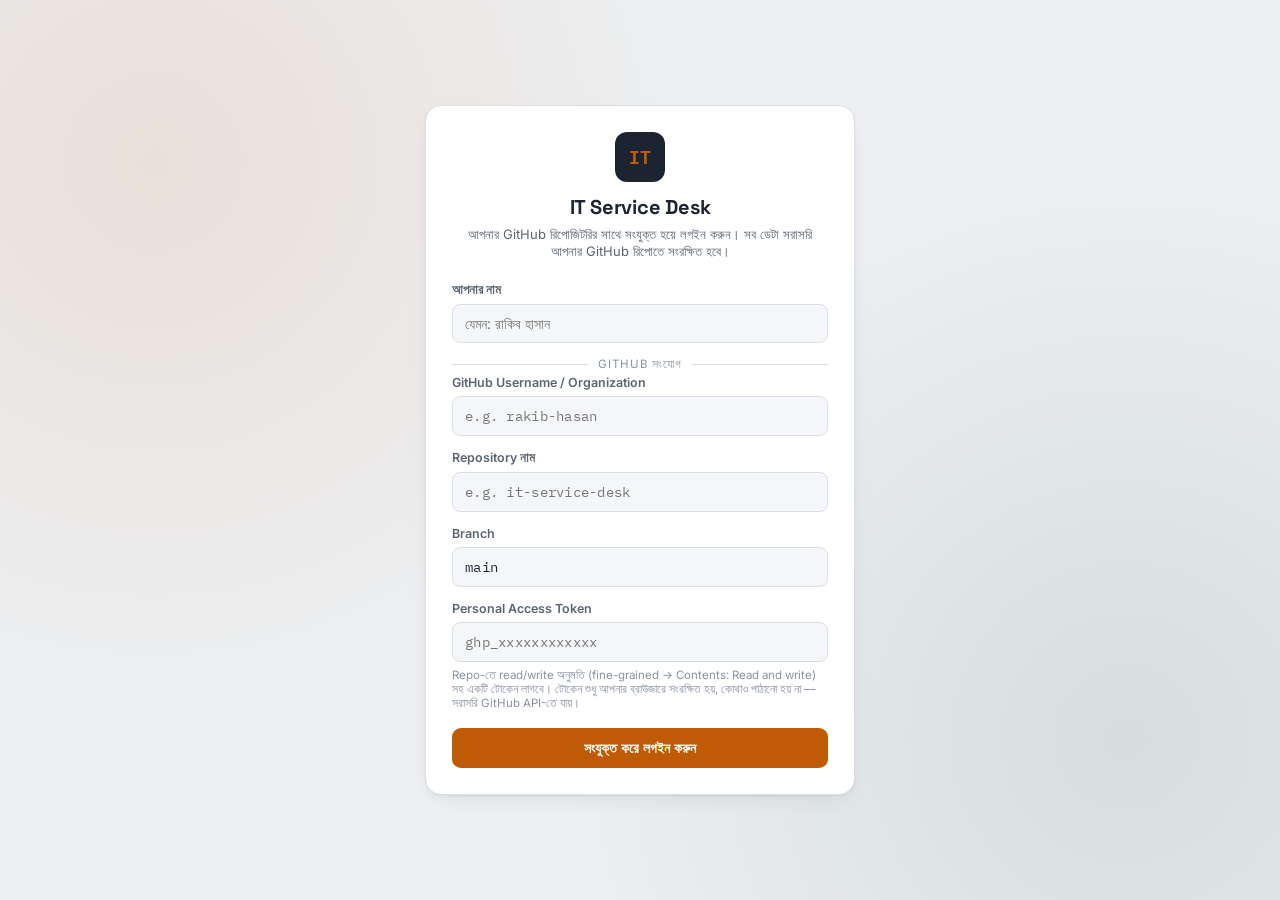
<file: index.html>
<!DOCTYPE html>
<html lang="bn">
<head>
<meta charset="UTF-8">
<meta name="viewport" content="width=device-width, initial-scale=1.0">
<title>লগইন — IT Service Desk</title>
<link rel="stylesheet" href="style.css">
</head>
<body>
<div class="centered-shell">
  <div class="card login-card card-pad">
    <div class="login-head">
      <div class="badge-lg"><span>IT</span></div>
      <h1>IT Service Desk</h1>
      <p>আপনার GitHub রিপোজিটরির সাথে সংযুক্ত হয়ে লগইন করুন। সব ডেটা সরাসরি আপনার GitHub রিপোতে সংরক্ষিত হবে।</p>
    </div>

    <form id="loginForm">
      <div class="field" style="margin-bottom:14px;">
        <label for="name">আপনার নাম</label>
        <input id="name" type="text" placeholder="যেমন: রাকিব হাসান" required>
      </div>

      <div class="divider-label">GitHub সংযোগ</div>

      <div class="field" style="margin-bottom:14px;">
        <label for="owner">GitHub Username / Organization</label>
        <input id="owner" class="mono" type="text" placeholder="e.g. rakib-hasan" required>
      </div>

      <div class="field" style="margin-bottom:14px;">
        <label for="repo">Repository নাম</label>
        <input id="repo" class="mono" type="text" placeholder="e.g. it-service-desk" required>
      </div>

      <div class="field" style="margin-bottom:14px;">
        <label for="branch">Branch</label>
        <input id="branch" class="mono" type="text" value="main">
      </div>

      <div class="field" style="margin-bottom:18px;">
        <label for="token">Personal Access Token</label>
        <input id="token" class="mono" type="password" placeholder="ghp_xxxxxxxxxxxx" required>
        <span class="hint">Repo-তে read/write অনুমতি (fine-grained → Contents: Read and write) সহ একটি টোকেন লাগবে। টোকেন শুধু আপনার ব্রাউজারে সংরক্ষিত হয়, কোথাও পাঠানো হয় না — সরাসরি GitHub API-তে যায়।</span>
      </div>

      <div id="statusMsg" class="status-msg" style="margin-bottom:14px;"></div>

      <button type="submit" id="loginBtn" class="btn btn-accent" style="width:100%; justify-content:center;">সংযুক্ত করে লগইন করুন</button>
    </form>
  </div>
</div>

<script src="app.js"></script>
<script>
  // If already configured, skip straight to dashboard.
  if (IT.getConfig()) window.location.href = "dashboard.html";

  const form = document.getElementById("loginForm");
  const statusMsg = document.getElementById("statusMsg");
  const loginBtn = document.getElementById("loginBtn");

  function setStatus(text, kind) {
    statusMsg.textContent = text;
    statusMsg.className = "status-msg show " + kind;
  }

  form.addEventListener("submit", async (e) => {
    e.preventDefault();
    const cfg = {
      name: document.getElementById("name").value.trim(),
      owner: document.getElementById("owner").value.trim(),
      repo: document.getElementById("repo").value.trim(),
      branch: document.getElementById("branch").value.trim() || "main",
      token: document.getElementById("token").value.trim()
    };

    loginBtn.disabled = true;
    setStatus("GitHub-এর সাথে সংযোগ পরীক্ষা করা হচ্ছে…", "pending");

    try {
      await IT.testConnection(cfg);
      IT.setConfig(cfg);
      setStatus("সংযোগ সফল! ড্যাশবোর্ডে নিয়ে যাওয়া হচ্ছে…", "ok");
      setTimeout(() => window.location.href = "dashboard.html", 500);
    } catch (err) {
      setStatus(err.message || "সংযোগ ব্যর্থ হয়েছে।", "err");
      loginBtn.disabled = false;
    }
  });
</script>
</body>
</html>
</file>
<file: style.css>
/* =========================================================
   IT Service Desk — design tokens
   ========================================================= */
@import url('https://fonts.googleapis.com/css2?family=Space+Grotesk:wght@500;600;700&family=Inter:wght@400;500;600&family=IBM+Plex+Mono:wght@500;600&display=swap');

:root{
  --bg: #EDEFF1;           /* cool paper */
  --surface: #FFFFFF;
  --surface-2: #F5F6F8;
  --ink: #1B2430;          /* deep charcoal navy */
  --ink-soft: #5B6572;
  --ink-faint: #8992A0;
  --line: #DADFE5;
  --accent: #BF5B04;       /* copper / tool orange */
  --accent-ink: #7A3A02;
  --accent-soft: #FBE9D8;
  --steel: #285C5C;        /* deep service teal */
  --steel-soft: #E1EDEC;
  --danger: #B3261E;
  --danger-soft: #FBE4E2;
  --success: #1E7A46;
  --success-soft: #E3F3E9;
  --radius: 10px;
  --radius-lg: 16px;
  --shadow: 0 1px 2px rgba(27,36,48,.06), 0 8px 24px -12px rgba(27,36,48,.18);
  --font-display: 'Space Grotesk', sans-serif;
  --font-body: 'Inter', sans-serif;
  --font-mono: 'IBM Plex Mono', monospace;
}

*{ box-sizing: border-box; }
html,body{ height:100%; }
body{
  margin:0;
  background: var(--bg);
  color: var(--ink);
  font-family: var(--font-body);
  -webkit-font-smoothing: antialiased;
}
h1,h2,h3, .display{
  font-family: var(--font-display);
  letter-spacing: -0.01em;
  margin: 0;
}
.mono{ font-family: var(--font-mono); letter-spacing: 0.02em; }
a{ color: var(--steel); }

:focus-visible{
  outline: 2px solid var(--accent);
  outline-offset: 2px;
}

/* ---------- layout shells ---------- */
.centered-shell{
  min-height:100vh;
  display:flex;
  align-items:center;
  justify-content:center;
  padding: 24px;
  background:
    radial-gradient(circle at 12% 18%, rgba(191,91,4,.10), transparent 40%),
    radial-gradient(circle at 88% 82%, rgba(40,92,92,.12), transparent 42%),
    var(--bg);
}

.app-shell{
  min-height:100vh;
  display:grid;
  grid-template-columns: 240px 1fr;
}
@media (max-width: 860px){
  .app-shell{ grid-template-columns: 1fr; }
  .sidebar{ position: sticky; top:0; z-index: 20; }
}

.sidebar{
  background: var(--ink);
  color: #E7EAEE;
  padding: 22px 18px;
  display:flex;
  flex-direction:column;
  gap: 26px;
}
.sidebar .brand{
  display:flex; align-items:center; gap:10px;
}
.brand .badge{
  width:34px;height:34px;border-radius:8px;
  background: var(--accent);
  display:flex;align-items:center;justify-content:center;
  font-family:var(--font-mono); font-weight:600; color:#1B0E00; font-size:14px;
}
.brand .name{ font-family: var(--font-display); font-size:16px; font-weight:600; color:#fff; }
.brand .sub{ font-size:11px; color:#9AA5B2; }

.nav-group{ display:flex; flex-direction:column; gap:4px; }
.nav-link{
  display:flex; align-items:center; gap:10px;
  padding:10px 12px;
  border-radius: 8px;
  color:#C7CEDA;
  text-decoration:none;
  font-size:14px;
  font-weight:500;
  border: 1px solid transparent;
}
.nav-link:hover{ background: rgba(255,255,255,.06); color:#fff; }
.nav-link.active{
  background: rgba(191,91,4,.18);
  border-color: rgba(191,91,4,.5);
  color:#fff;
}
.nav-link .dot{ width:6px;height:6px;border-radius:50%; background: var(--ink-faint); }
.nav-link.active .dot{ background: var(--accent); }

.sidebar-footer{ margin-top:auto; display:flex; flex-direction:column; gap:10px; }
.user-chip{
  display:flex; align-items:center; gap:8px;
  font-size:13px; color:#C7CEDA;
  padding: 8px 10px; border:1px solid rgba(255,255,255,.1); border-radius:8px;
}
.user-chip .av{
  width:22px;height:22px;border-radius:50%;
  background: var(--steel); color:#fff; font-size:11px;
  display:flex;align-items:center;justify-content:center; font-weight:600;
}

.main{
  padding: 28px 34px 60px;
  max-width: 1100px;
}
.page-head{ margin-bottom: 22px; }
.page-head .eyebrow{
  font-family: var(--font-mono);
  font-size:11px; letter-spacing:.12em; text-transform:uppercase;
  color: var(--accent-ink); font-weight:600;
}
.page-head h1{ font-size:26px; margin-top:4px; }
.page-head p{ color: var(--ink-soft); margin:6px 0 0; font-size:14px; }

/* ---------- cards ---------- */
.card{
  background: var(--surface);
  border: 1px solid var(--line);
  border-radius: var(--radius-lg);
  box-shadow: var(--shadow);
}
.card-pad{ padding: 26px; }

.menu-grid{
  display:grid;
  grid-template-columns: repeat(auto-fit, minmax(260px,1fr));
  gap: 18px;
}
.menu-card{
  background: var(--surface);
  border:1px solid var(--line);
  border-radius: var(--radius-lg);
  padding: 22px;
  text-decoration:none;
  color: var(--ink);
  display:flex; flex-direction:column; gap:14px;
  box-shadow: var(--shadow);
  transition: transform .12s ease, border-color .12s ease;
}
.menu-card:hover{ transform: translateY(-2px); border-color: var(--accent); }
.menu-card .icon{
  width:42px;height:42px;border-radius:10px;
  display:flex;align-items:center;justify-content:center;
  font-size:20px;
}
.menu-card.type-product .icon{ background: var(--steel-soft); color: var(--steel); }
.menu-card.type-repair .icon{ background: var(--accent-soft); color: var(--accent-ink); }
.menu-card h3{ font-size:17px; }
.menu-card p{ margin:0; font-size:13.5px; color: var(--ink-soft); line-height:1.5; }
.menu-card .go{ font-size:13px; font-weight:600; color:var(--accent-ink); }

/* ---------- forms ---------- */
.form-grid{
  display:grid; grid-template-columns: 1fr 1fr; gap: 18px 20px;
}
@media (max-width:640px){ .form-grid{ grid-template-columns: 1fr; } }
.field{ display:flex; flex-direction:column; gap:6px; }
.field.full{ grid-column: 1 / -1; }
.field label{ font-size:12.5px; font-weight:600; color: var(--ink-soft); }
.field .hint{ font-size:11.5px; color: var(--ink-faint); }
input, textarea, select{
  font-family: var(--font-body);
  font-size:14px;
  padding: 10px 12px;
  border-radius: 8px;
  border: 1px solid var(--line);
  background: var(--surface-2);
  color: var(--ink);
}
input.mono{ font-family: var(--font-mono); }
textarea{ resize: vertical; min-height: 88px; }
input:focus, textarea:focus, select:focus{
  background: #fff;
  border-color: var(--accent);
}

.btn{
  appearance:none; border:none; cursor:pointer;
  font-family: var(--font-body); font-weight:600; font-size:14px;
  padding: 11px 18px; border-radius: 9px;
  display:inline-flex; align-items:center; gap:8px;
}
.btn-primary{ background: var(--ink); color:#fff; }
.btn-primary:hover{ background:#0F1720; }
.btn-accent{ background: var(--accent); color:#fff; }
.btn-accent:hover{ background: var(--accent-ink); }
.btn-ghost{ background: transparent; color: var(--ink-soft); border:1px solid var(--line); }
.btn-ghost:hover{ border-color: var(--ink-soft); color:var(--ink); }
.btn[disabled]{ opacity:.55; cursor:not-allowed; }
.btn-row{ display:flex; gap:10px; margin-top: 6px; }

.status-msg{
  font-size:13px; padding:10px 12px; border-radius:8px; display:none;
}
.status-msg.show{ display:block; }
.status-msg.ok{ background: var(--success-soft); color: var(--success); }
.status-msg.err{ background: var(--danger-soft); color: var(--danger); }
.status-msg.pending{ background: var(--surface-2); color: var(--ink-soft); }

/* ---------- ticket stub (signature element) ---------- */
.ticket{
  position: relative;
  background: var(--surface);
  border: 1px solid var(--line);
  border-radius: 12px;
  display:grid;
  grid-template-columns: 1fr auto;
  overflow:hidden;
  box-shadow: var(--shadow);
}
.ticket-main{ padding: 16px 18px; display:flex; flex-direction:column; gap:6px; }
.ticket-top{ display:flex; align-items:center; gap:10px; flex-wrap:wrap; }
.ticket-no{
  font-family: var(--font-mono); font-size:13px; font-weight:600;
  color: var(--accent-ink); background: var(--accent-soft);
  padding:2px 8px; border-radius:6px;
}
.ticket-kind{
  font-size:10.5px; text-transform:uppercase; letter-spacing:.08em;
  color: var(--steel); background: var(--steel-soft);
  padding:2px 8px; border-radius:6px; font-weight:600;
}
.ticket-date{ font-family: var(--font-mono); font-size:12px; color: var(--ink-faint); margin-left:auto; }
.ticket-name{ font-weight:600; font-size:15px; }
.ticket-device{ font-size:13px; color: var(--ink-soft); }
.ticket-problem{ font-size:13.5px; color: var(--ink); }
.ticket-remarks{ font-size:12.5px; color: var(--ink-faint); font-style:italic; }
.ticket-stub{
  width: 64px;
  background-image: linear-gradient(var(--surface-2) 0 100%);
  border-left: 1px dashed var(--line);
  display:flex; align-items:center; justify-content:center;
  position:relative;
}
.ticket-stub::before, .ticket-stub::after{
  content:""; position:absolute; width:14px; height:14px; border-radius:50%;
  background: var(--bg); left:-7px;
}
.ticket-stub::before{ top:-7px; }
.ticket-stub::after{ bottom:-7px; }
.ticket-stub .stamp{
  writing-mode: vertical-rl;
  font-family: var(--font-mono); font-size:10.5px; letter-spacing:.14em;
  color: var(--ink-faint); text-transform:uppercase;
}

/* ---------- misc ---------- */
.table-toolbar{
  display:flex; align-items:center; gap:10px; margin-bottom:16px; flex-wrap:wrap;
}
.pill-tabs{ display:flex; gap:6px; background:var(--surface-2); padding:4px; border-radius:9px; border:1px solid var(--line); }
.pill-tab{
  border:none; background:transparent; padding:7px 14px; border-radius:7px;
  font-size:13px; font-weight:600; color: var(--ink-soft); cursor:pointer;
}
.pill-tab.active{ background:#fff; color:var(--ink); box-shadow: var(--shadow); }
.spacer{ flex:1; }
.search-input{ min-width:200px; }
.empty-state{
  text-align:center; padding: 50px 20px; color: var(--ink-faint);
}
.empty-state .icon{ font-size:30px; margin-bottom:10px; }
.ticket-list{ display:flex; flex-direction:column; gap:12px; }

.login-card{ width:100%; max-width: 430px; }
.login-head{ display:flex; flex-direction:column; gap:6px; margin-bottom:22px; align-items:center; text-align:center; }
.login-head .badge-lg{
  width:50px;height:50px;border-radius:12px; background: var(--ink);
  display:flex;align-items:center;justify-content:center; margin-bottom:6px;
}
.login-head .badge-lg span{ font-family:var(--font-mono); color: var(--accent); font-weight:700; font-size:18px; }
.login-head h1{ font-size:20px; }
.login-head p{ color: var(--ink-soft); font-size:13px; margin:0; }
.divider-label{
  display:flex; align-items:center; gap:10px; color: var(--ink-faint); font-size:11.5px;
  text-transform:uppercase; letter-spacing:.08em; margin: 4px 0;
}
.divider-label::before, .divider-label::after{ content:""; flex:1; height:1px; background: var(--line); }
</file>
